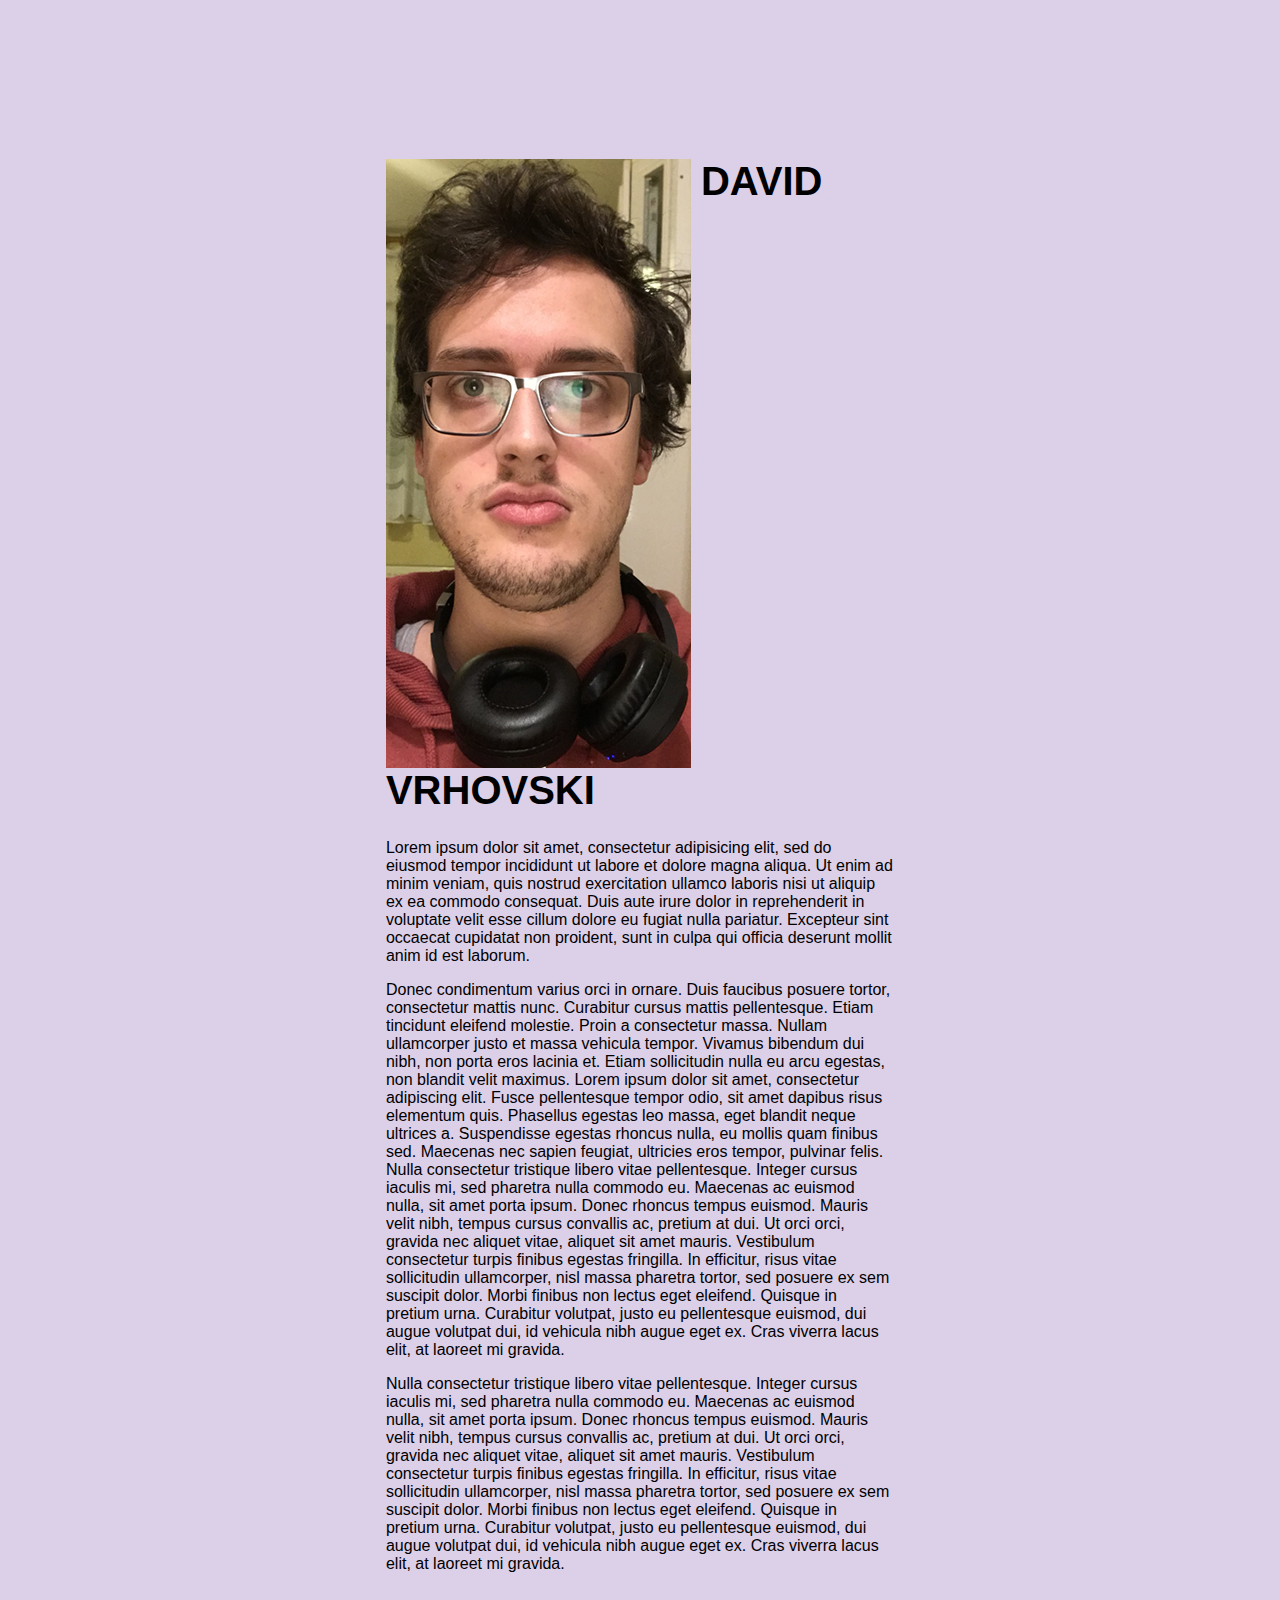
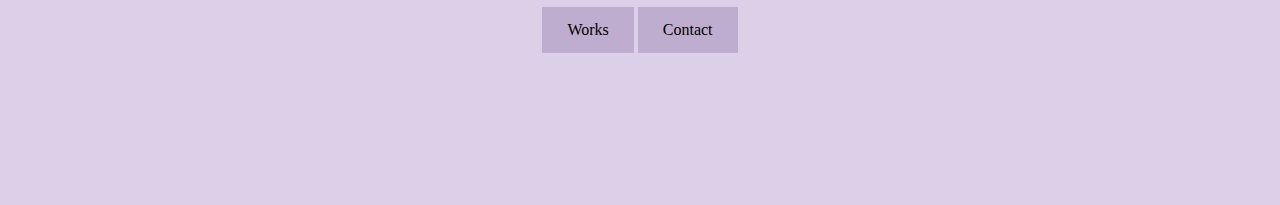
<file: about.html>
<!DOCTYPE html>
<html lang="en">

  <head>
    <link rel="stylesheet" type="text/css" href="style2.css">
    <style>


    </style>
  </head>

  <body>
    <div class="info">
      <img src="img/dav-about.png" />
      <h1>DAVID VRHOVSKI</h1>
      <p>Lorem ipsum dolor sit amet, consectetur adipisicing elit, sed do eiusmod tempor incididunt ut labore et dolore magna aliqua. Ut enim ad minim veniam, quis nostrud exercitation ullamco laboris nisi ut aliquip ex ea commodo consequat. Duis aute irure
        dolor in reprehenderit in voluptate velit esse cillum dolore eu fugiat nulla pariatur. Excepteur sint occaecat cupidatat non proident, sunt in culpa qui officia deserunt mollit anim id est laborum.</p>

      <p>Donec condimentum varius orci in ornare. Duis faucibus posuere tortor, consectetur mattis nunc. Curabitur cursus mattis pellentesque. Etiam tincidunt eleifend molestie. Proin a consectetur massa. Nullam ullamcorper justo et massa vehicula tempor.
        Vivamus bibendum dui nibh, non porta eros lacinia et. Etiam sollicitudin nulla eu arcu egestas, non blandit velit maximus. Lorem ipsum dolor sit amet, consectetur adipiscing elit. Fusce pellentesque tempor odio, sit amet dapibus risus elementum
        quis. Phasellus egestas leo massa, eget blandit neque ultrices a. Suspendisse egestas rhoncus nulla, eu mollis quam finibus sed. Maecenas nec sapien feugiat, ultricies eros tempor, pulvinar felis. Nulla consectetur tristique libero vitae pellentesque.
        Integer cursus iaculis mi, sed pharetra nulla commodo eu. Maecenas ac euismod nulla, sit amet porta ipsum. Donec rhoncus tempus euismod. Mauris velit nibh, tempus cursus convallis ac, pretium at dui. Ut orci orci, gravida nec aliquet vitae, aliquet
        sit amet mauris. Vestibulum consectetur turpis finibus egestas fringilla. In efficitur, risus vitae sollicitudin ullamcorper, nisl massa pharetra tortor, sed posuere ex sem suscipit dolor. Morbi finibus non lectus eget eleifend. Quisque in pretium
        urna. Curabitur volutpat, justo eu pellentesque euismod, dui augue volutpat dui, id vehicula nibh augue eget ex. Cras viverra lacus elit, at laoreet mi gravida.</p>

      <p>Nulla consectetur tristique libero vitae pellentesque. Integer cursus iaculis mi, sed pharetra nulla commodo eu. Maecenas ac euismod nulla, sit amet porta ipsum. Donec rhoncus tempus euismod. Mauris velit nibh, tempus cursus convallis ac, pretium
        at dui. Ut orci orci, gravida nec aliquet vitae, aliquet sit amet mauris. Vestibulum consectetur turpis finibus egestas fringilla. In efficitur, risus vitae sollicitudin ullamcorper, nisl massa pharetra tortor, sed posuere ex sem suscipit dolor.
        Morbi finibus non lectus eget eleifend. Quisque in pretium urna. Curabitur volutpat, justo eu pellentesque euismod, dui augue volutpat dui, id vehicula nibh augue eget ex. Cras viverra lacus elit, at laoreet mi gravida.</p>

      <p class="clear1"> </p>


      <div class="buttons">
        <a href="index.html">Works</a>
        <a href="contact.html">Contact</a>



  </body>

</html>
</file>
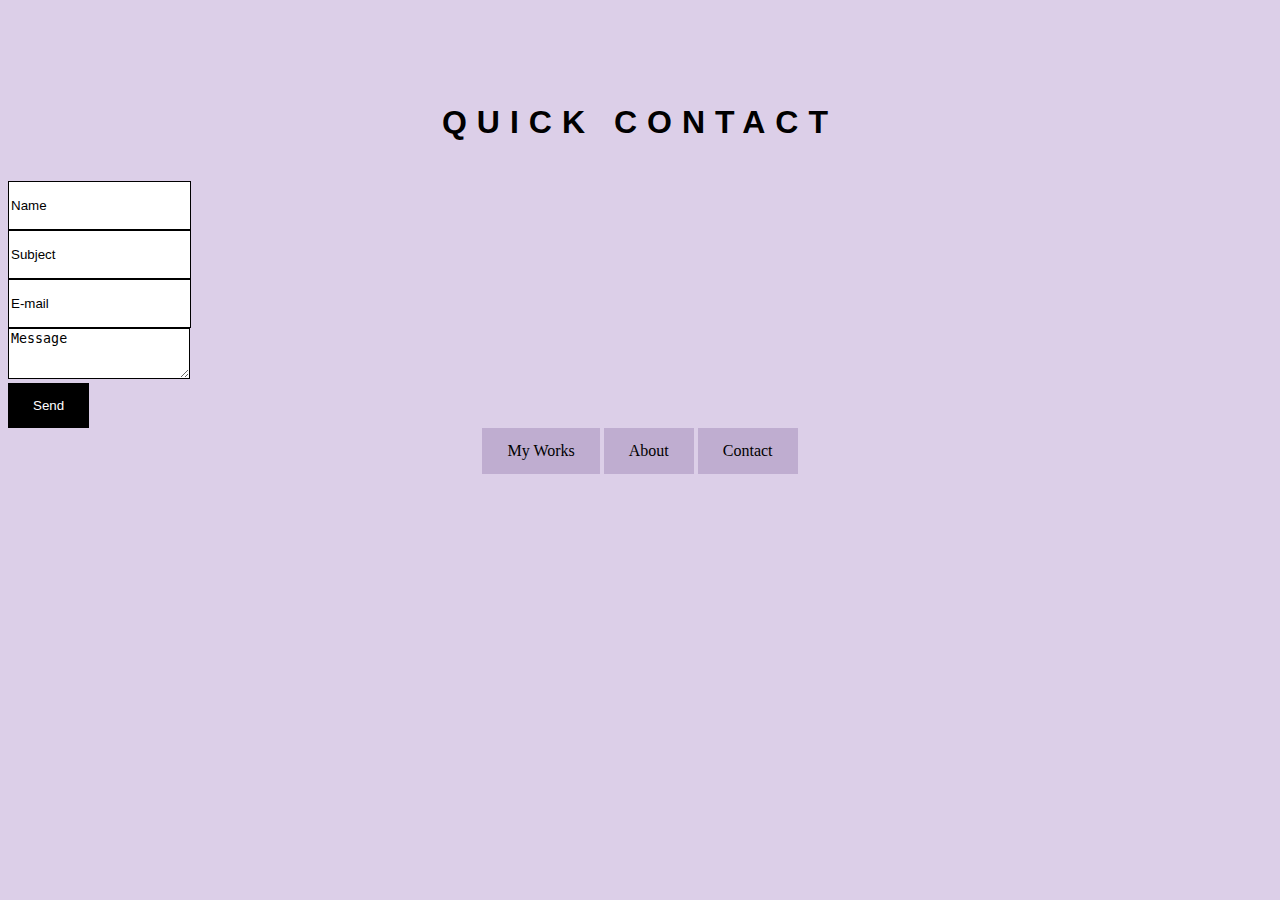
<file: contact.html>
<!DOCTYPE html>
<html lang="en">
	<head>
	<link rel="stylesheet" type="text/css" href="style-contact.css">
	</head>
	<body>
	<div class="row contact-form">
				<h1>Quick contact</h1>
				<form action="">					
					<div class="form-group">
						<input type="text" class="form-control" placeholder="Name">
					</div>
					<div class="form-group">
						<input type="text" class="form-control" placeholder="Subject">
					</div>
					<div class="form-group">
						<input type="text" class="form-control" placeholder="E-mail">
					</div>
					<div class="form-group">
						<textarea class="form-control" placeholder="Message"></textarea>
					</div>				
					<button type="submit" class="btn btn-default">Send</button>
				</form>
			</div>	
		<div class="buttons">
          <a href="index.html">My Works</a>
          <a href="about.html">About</a>
          <a href="contact.html">Contact</a>
        </div>
	</body>
</html>
</file>
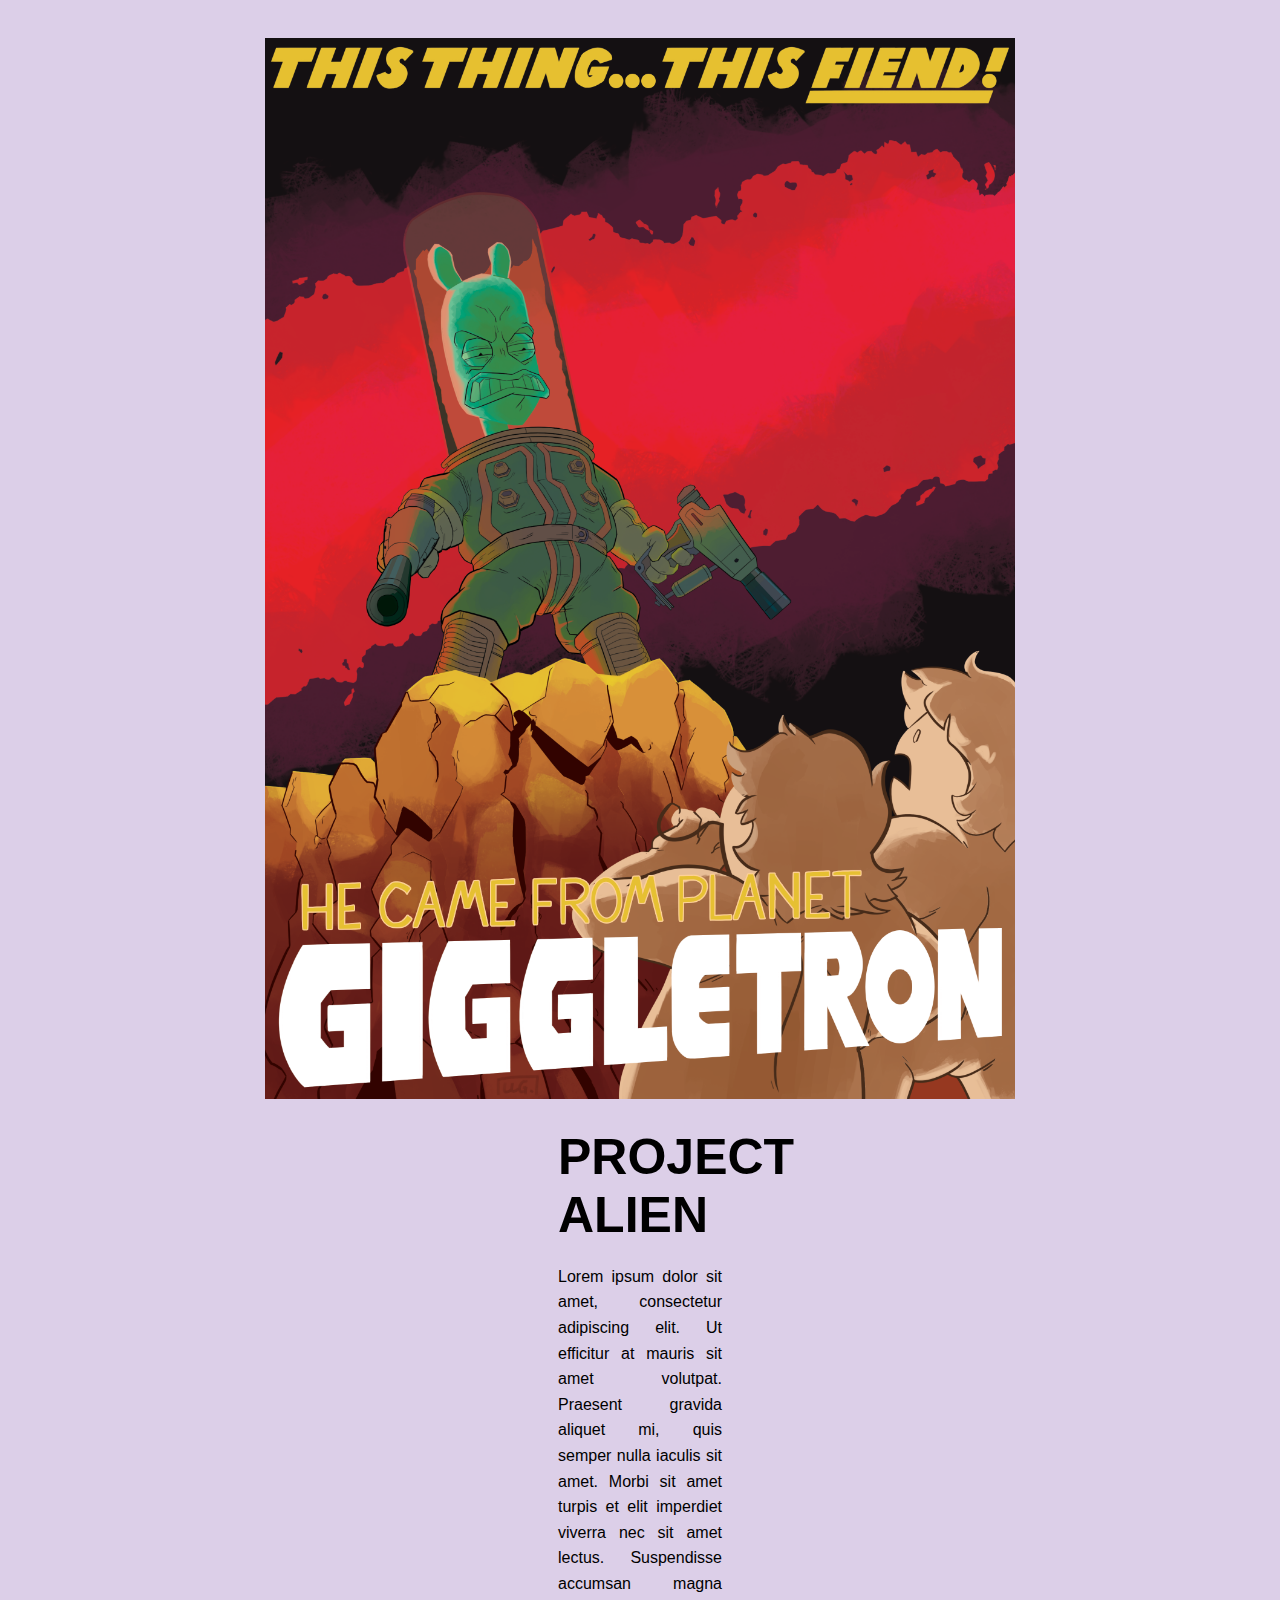
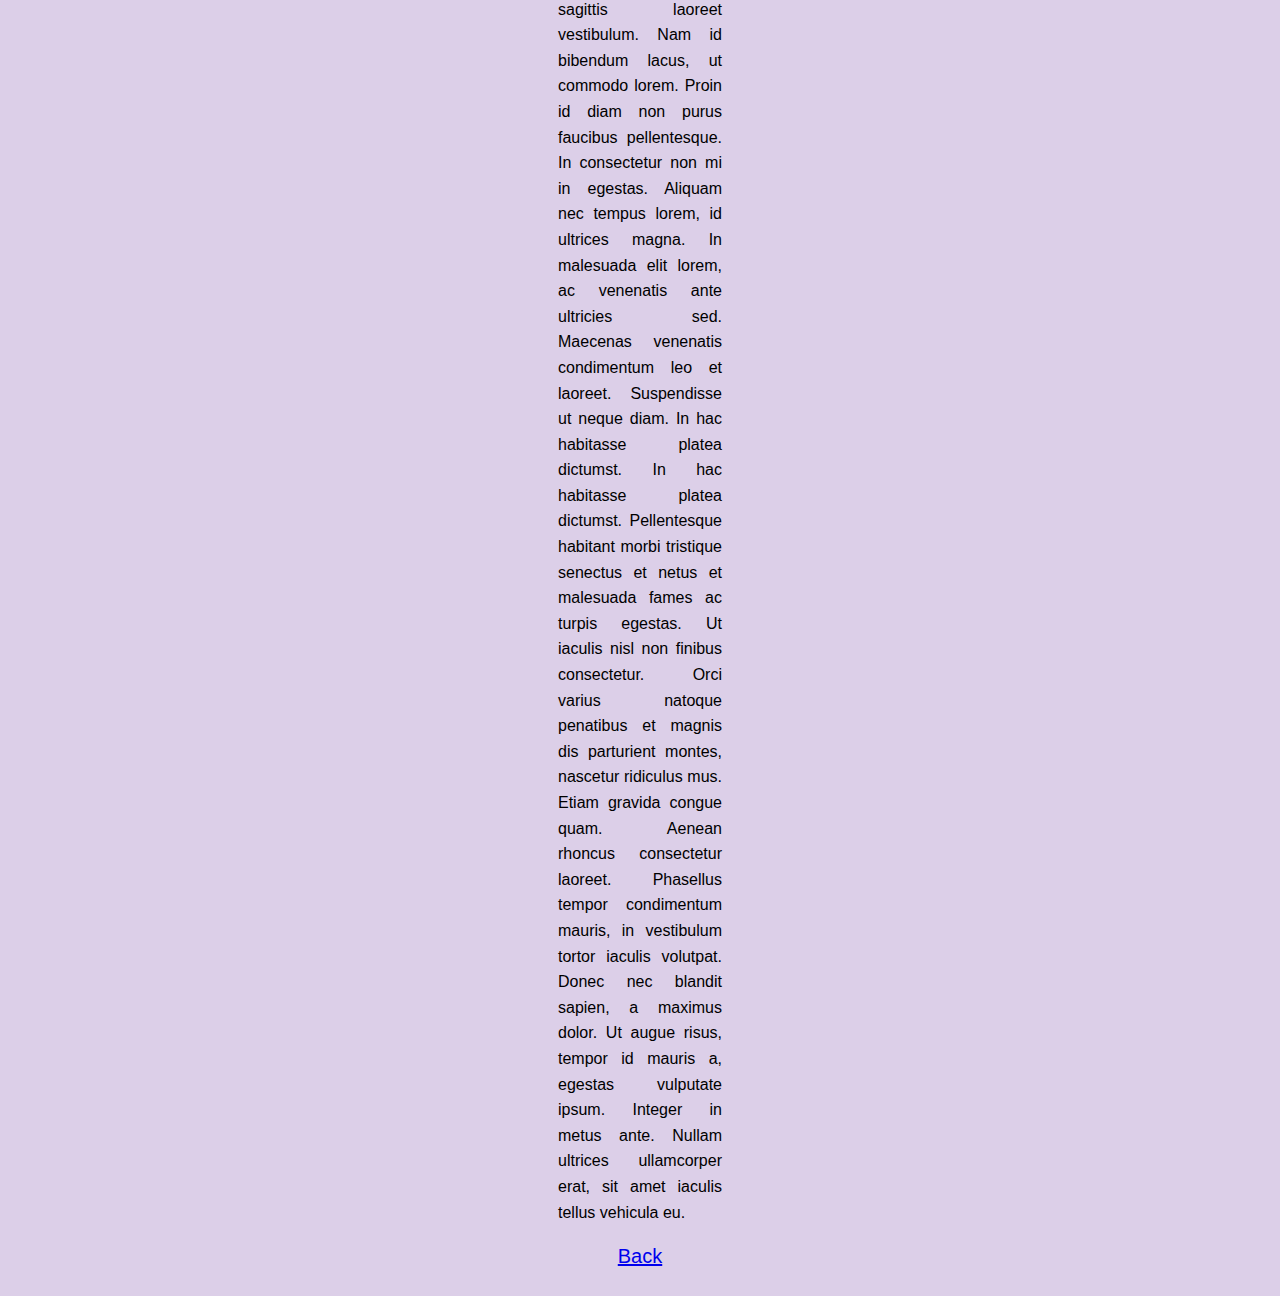
<file: work.html>
<!DOCTYPE html>
<html lang="en">

  <head>
    <link rel="stylesheet" type="text/css" href="style3.css">
    <style>


    </style>
  </head>

  <body>
    <div class="aeiou">
      <a href="img/oneyzine-lavalamp-hq.png">
        <img src="img/oneyzine-lavalamp-hq.png" style="border:0;">
      </a>
      <h1>PROJECT ALIEN</h1>
      <p class="ex1">Lorem ipsum dolor sit amet, consectetur adipiscing elit. Ut efficitur at mauris sit amet volutpat. Praesent gravida aliquet mi, quis semper nulla iaculis sit amet. Morbi sit amet turpis et elit imperdiet viverra nec sit amet lectus. Suspendisse
        accumsan magna sagittis laoreet vestibulum. Nam id bibendum lacus, ut commodo lorem. Proin id diam non purus faucibus pellentesque. In consectetur non mi in egestas. Aliquam nec tempus lorem, id ultrices magna. In malesuada elit lorem, ac venenatis
        ante ultricies sed. Maecenas venenatis condimentum leo et laoreet. Suspendisse ut neque diam. In hac habitasse platea dictumst. In hac habitasse platea dictumst. Pellentesque habitant morbi tristique senectus et netus et malesuada fames ac turpis
        egestas. Ut iaculis nisl non finibus consectetur. Orci varius natoque penatibus et magnis dis parturient montes, nascetur ridiculus mus. Etiam gravida congue quam. Aenean rhoncus consectetur laoreet. Phasellus tempor condimentum mauris, in vestibulum
        tortor iaculis volutpat. Donec nec blandit sapien, a maximus dolor. Ut augue risus, tempor id mauris a, egestas vulputate ipsum. Integer in metus ante. Nullam ultrices ullamcorper erat, sit amet iaculis tellus vehicula eu.</p>
    </div>


  </body>

</html>

<p class="ex1">

  <div class="buttons">
    <a href="works.html">Back</a>
  </div>
</file>
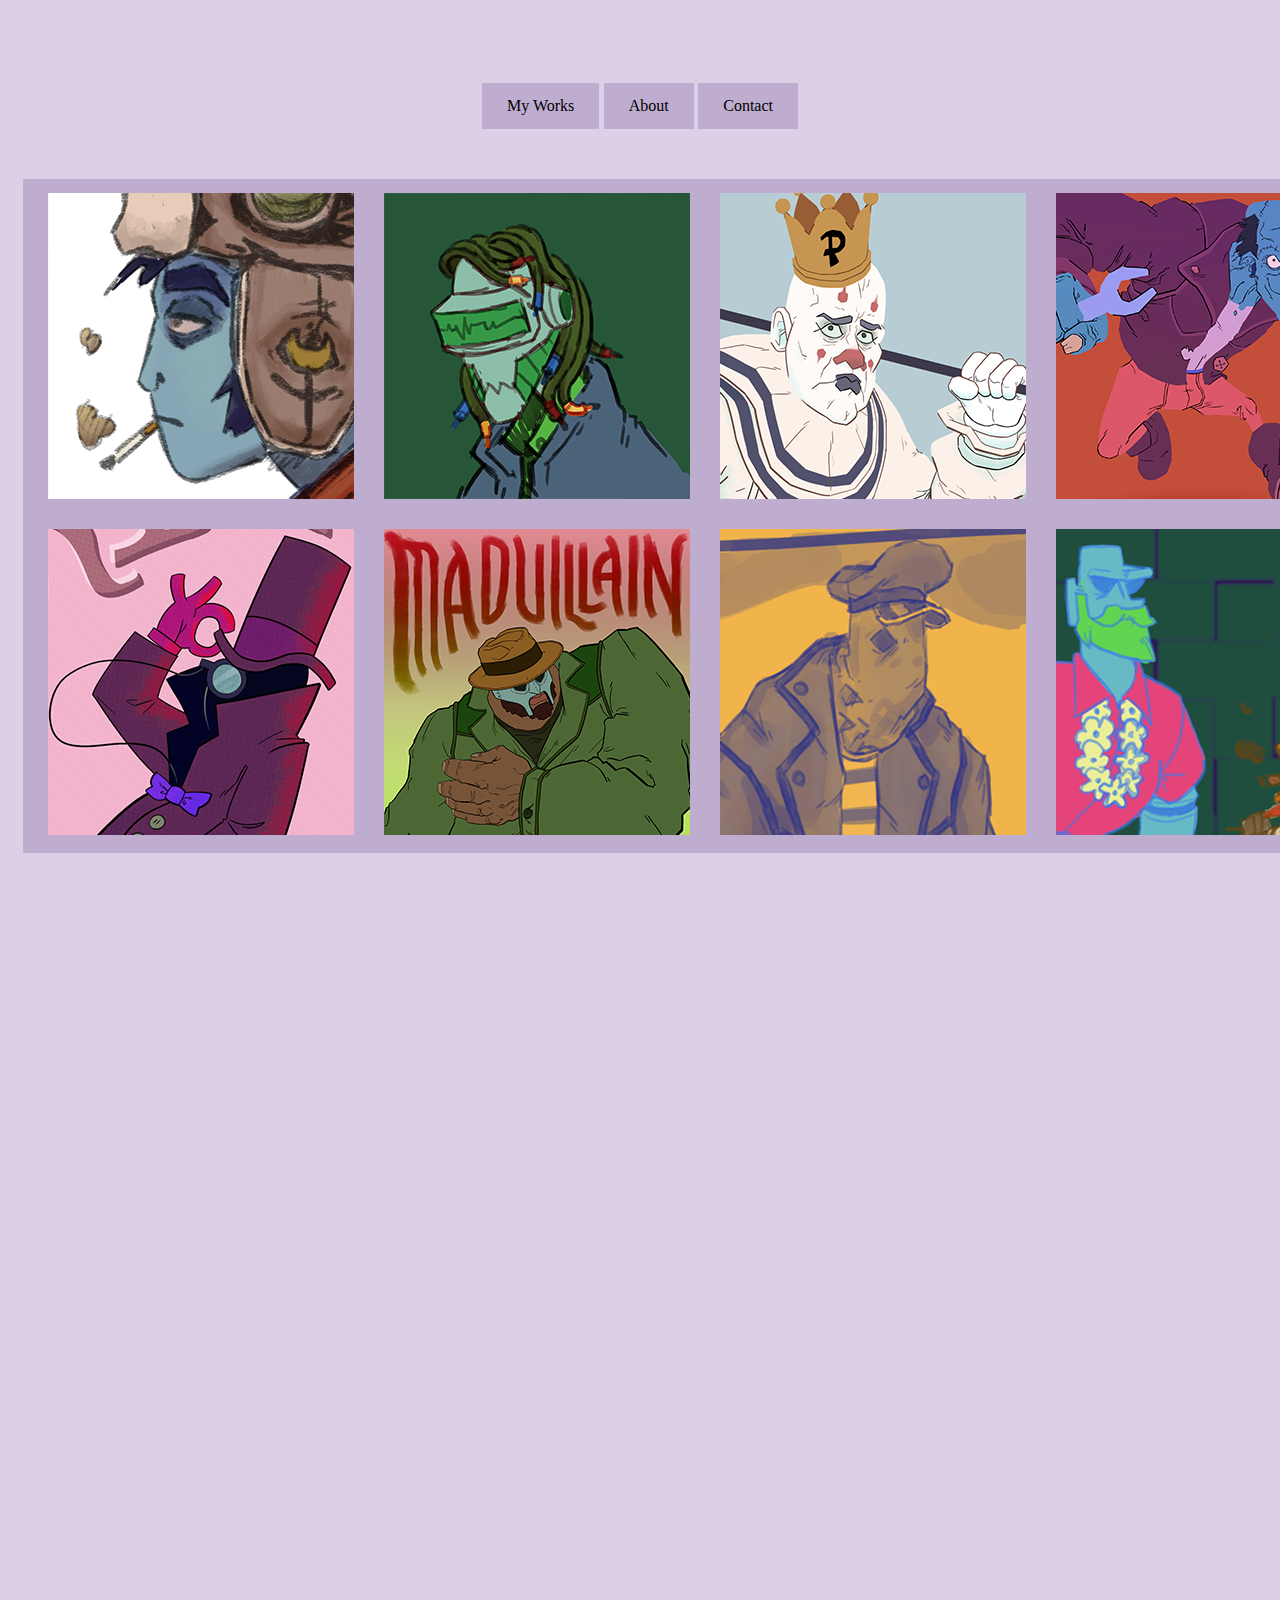
<file: works.html>
<!DOCTYPE html>
<html lang="en">

  <head>
    <link rel="stylesheet" type="text/css" href="style.css">
    <style>


    </style>
  </head>

  <body>
    <div class="buttons">
      <a href="index.html">My Works</a>
      <a href="about.html">About</a>
      <a href="contact.html">Contact</a>
    </div>

    <div class="grid">
      <div class="grid-item">
        <a href="work.html"><img src="img/works1.png" style="border:0;"></a>
      </div>
      <div class="grid-item">
        <a href="work.html"><img src="img/works2.png" style="border:0;"></a>
      </div>
      <div class="grid-item">
        <a href="work.html"><img src="img/works3.png" style="border:0;"></a>
      </div>
      <div class="grid-item">
        <a href="work.html"><img src="img/works4.png" style="border:0;"></a>
      </div>
      <div class="grid-item">
        <a href="work.html"><img src="img/works5.png" style="border:0;"></a>
      </div>
      <div class="grid-item">
        <a href="work.html"><img src="img/works6.png" style="border:0;"></a>
      </div>
      <div class="grid-item">
        <a href="work.html"><img src="img/works7.png" style="border:0;"></a>
      </div>
      <div class="grid-item">
        <a href="work.html"><img src="img/works8.png" style="border:0;"></a>
      </div>
      <div class="grid-item">
        <a href="work.html"><img src="img/works9.png" style="border:0;"></a>
      </div>
      <div class="grid-item">
        <a href="work.html"><img src="img/works10.png" style="border:0;"></a>
      </div>
      <div class="grid-item">
        <a href="work.html"><img src="img/works11.png" style="border:0;"></a>
      </div>
      <div class="grid-item">
        <a href="work.html"><img src="img/works12.png" style="border:0;"></a>
      </div>
    </div>
  </body>

</html>
</file>
<file: style2.css>
body {
  background-color: #dccfe8;
  padding-top: 75px;
}

h1 {
  font-family: "roboto", Regular, sans-serif;
  font-size: 40px;
  letter-spacing: 0px;
}

h2 {
  font-family: "roboto thin", Regular, sans-serif;
  font-size: 10;
  font-style: italic;
}

img {
  float: left;
  margin-right: 10px;
  clear: both;
}

img.ontheright {
  float: right;
}

p {
  margin-left: 0px;
  overflow: auto;
  display: block;
  font-family: "Roboto thin", Regular, sans-serif;
}

div.info {
  margin: 2cm 10cm 4cm 10cm;
}

p.clear1 {
  clear: both;
  margin: 0cm 5cm 0 0;
}

p.clear2 {
  clear: both;
  margin: 2cm 10cm 0 10cm;
}

div.buttons {
  text-align: center;
}

a:link,
a:visited {
  background-color: #bfadd0;
  color: black;
  padding: 14px 25px;
  font-family: roboto thin;
  text-align: center;
  text-decoration: none;
  display: inline-block;
}

a:hover,
a:active {
  background-color: #9272b1;
}
</file>
<file: style-contact.css>
body {
  background-color: #dccfe8;
  padding-top: 75px;
}

h1 {
  font-family: "roboto", Regular, sans-serif;
  font-size: 100px;
  letter-spacing: 10px;
}

h2 {
  font-family: "roboto thin", Regular, sans-serif;
  font-size: 10;
  font-style: italic;
}

contact-form {	
	background-color: #F1C40F;
	padding: 100px;
}
.contact-form h1 {
	font-size: 24pt;
	margin-bottom: 40px;
	text-transform: uppercase;
	text-align: center;
}


.form-control {
	height: 45px;
	border-radius: 0;
	border: 1px solid #000;
}
.form-control::placeholder {
	color: #000;
}
.btn, .btn:hover {
	padding: 15px 25px;
	background-color: #000;
	color: #fff;
	border-radius: 0;
}
.btn-default {
	border: 0;
}

@media screen and (max-width:760px) {
	.contact-form {
		padding: 30px;
	}
}

div.buttons {
  text-align: center;
  padding-bottom: 50px;
}

a:link,
a:visited {
  background-color: #bfadd0;
  color: black;
  padding: 14px 25px;
  font-family: roboto thin;
  text-align: center;
  text-decoration: none;
  display: inline-block;
}
</file>
<file: style3.css>
body {
  background-color: #dccfe8;
  padding-top: 25px;
}

h1 {
  font-family: "roboto", Regular, sans-serif;
  font-size: 50px;
  text-align: justify;
  margin: 0 550px 0 550px;
  padding-top: 20px;
}

h2 {
  font-family: "roboto thin", Regular, sans-serif;
  font-size: 10;
  font-style: italic;
}

body {
  font-family: 'Roboto', sans-serif;
  font-weight: 300;
}

div.aeiou {
  text-align: center;
}

img {
  border: 0;
  border-radius: 4px;
  padding: 5px;
  width: 750px;
}

img:hover {
  box-shadow: 0 0 2px 1px rgba(0, 140, 186, 0.5);
}

p.ex1 {
  margin: 0 550px 0 550px;
  padding-top: 20px;
  text-align: justify;
  line-height: 1.6;
}

div.buttons {
  text-align: center;
  font-size: 20px;
  padding-bottom: 20px;
}
</file>
<file: style.css>
body {
  background-color: #dccfe8;
  padding-top: 75px;
}

h1 {
  font-family: "roboto", Regular, sans-serif;
  font-size: 100px;
  letter-spacing: 10px;
}

h2 {
  font-family: "roboto thin", Regular, sans-serif;
  font-size: 10;
  font-style: italic;
}

div.a {
  line-height: 0.4;
}

div.picfront {
  padding-top: 30px;
}

body {
  font-family: 'Roboto', sans-serif;
  font-weight: 300;
}

.grid2x2 {
  min-height: 300px;
  display: flex;
  flex-wrap: wrap;
  flex-direction: row;
  margin: -25px -25px;
}

.grid2x2 > div {
  display: flex;
  flex-basis: calc(50% - 40px);
  justify-content: center;
  flex-direction: column;
  margin: -25px -25px 10px;
}

.grid2x2 > div > div {
  display: flex;
  justify-content: center;
  flex-direction: row;
  padding-top: 50px;
  padding-bottom: 25px;
}



div.buttons {
  text-align: center;
  padding-bottom: 50px;
}

a:link,
a:visited {
  background-color: #bfadd0;
  color: black;
  padding: 14px 25px;
  font-family: roboto thin;
  text-align: center;
  text-decoration: none;
  display: inline-block;
}

a:hover,
a:active {
  background-color: #9272b1;
}

.grid {
  display: grid;
  grid-template-columns: repeat(6, 306px);
  grid-template-rows: repeat(6, 306px);
  grid-gap: 30px 30px;
  margin: 0 15px 0 15px;
}

.grid-item {}
</file>
